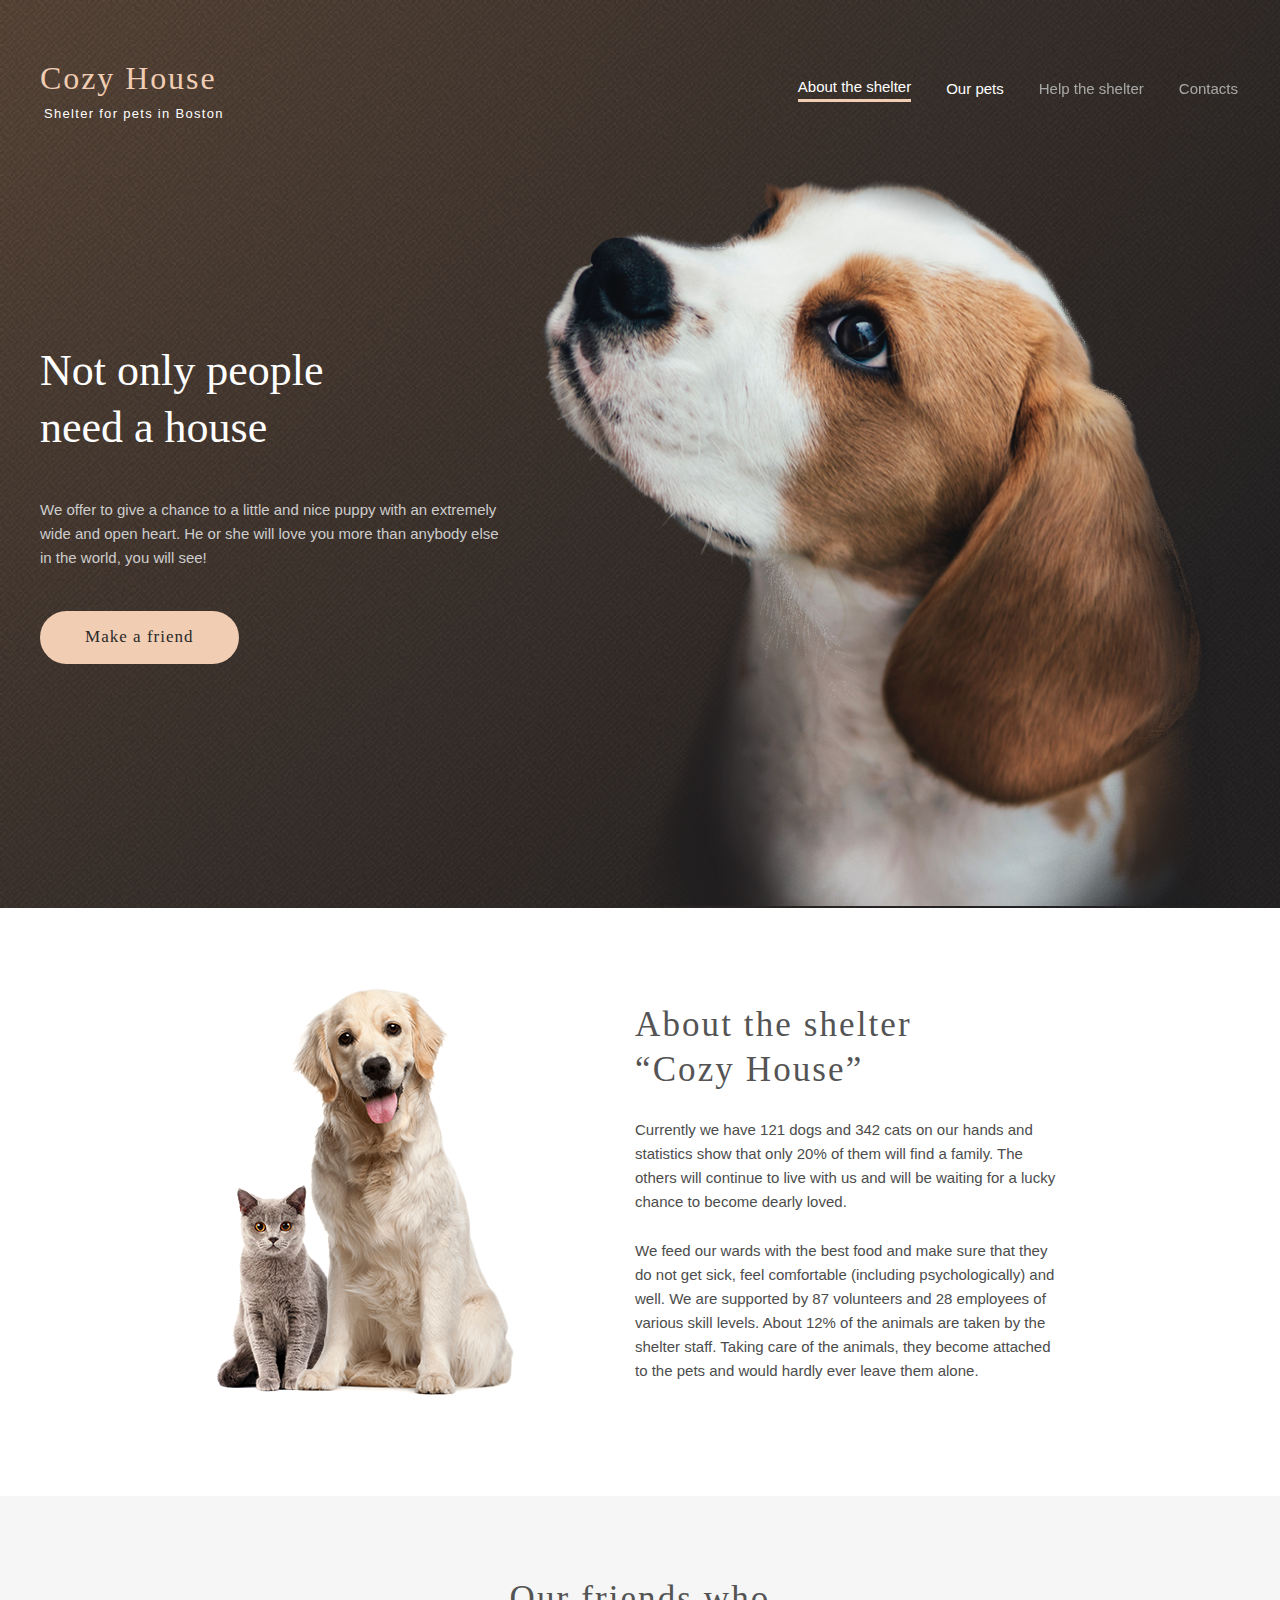
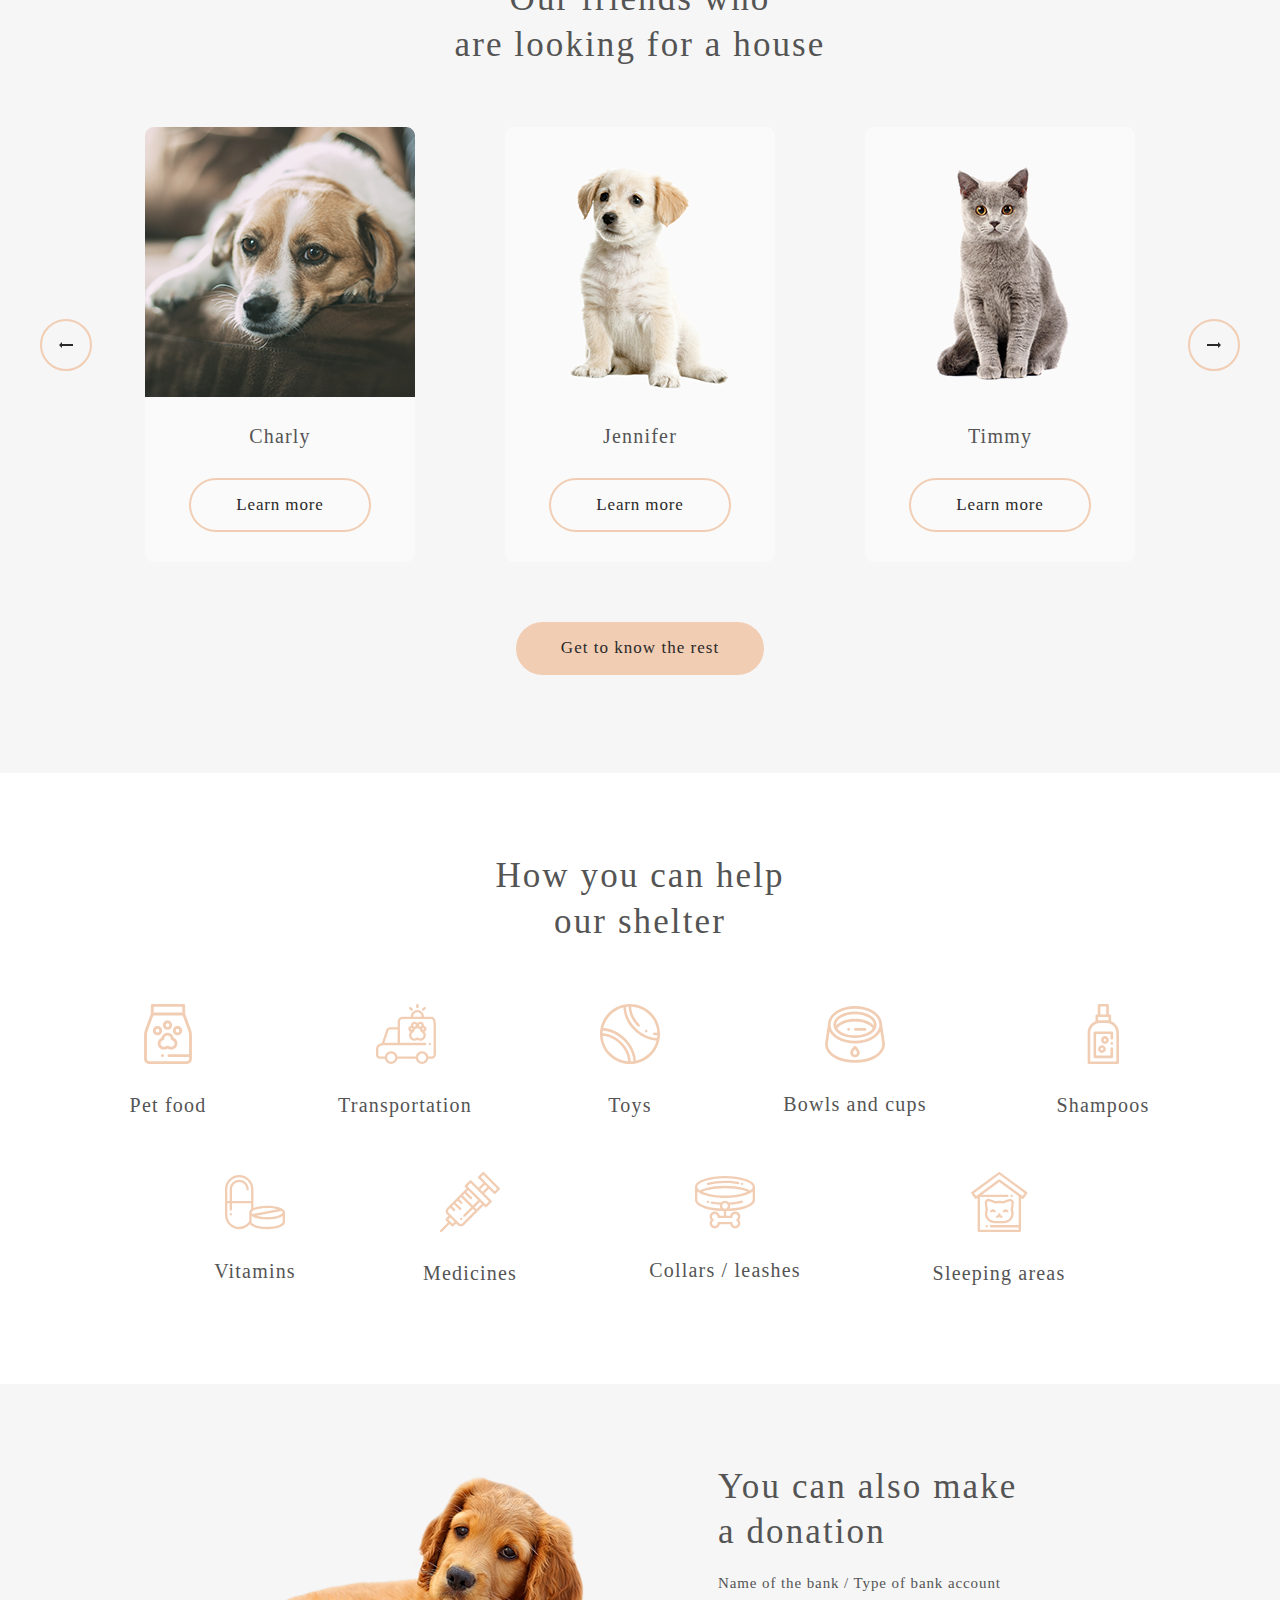
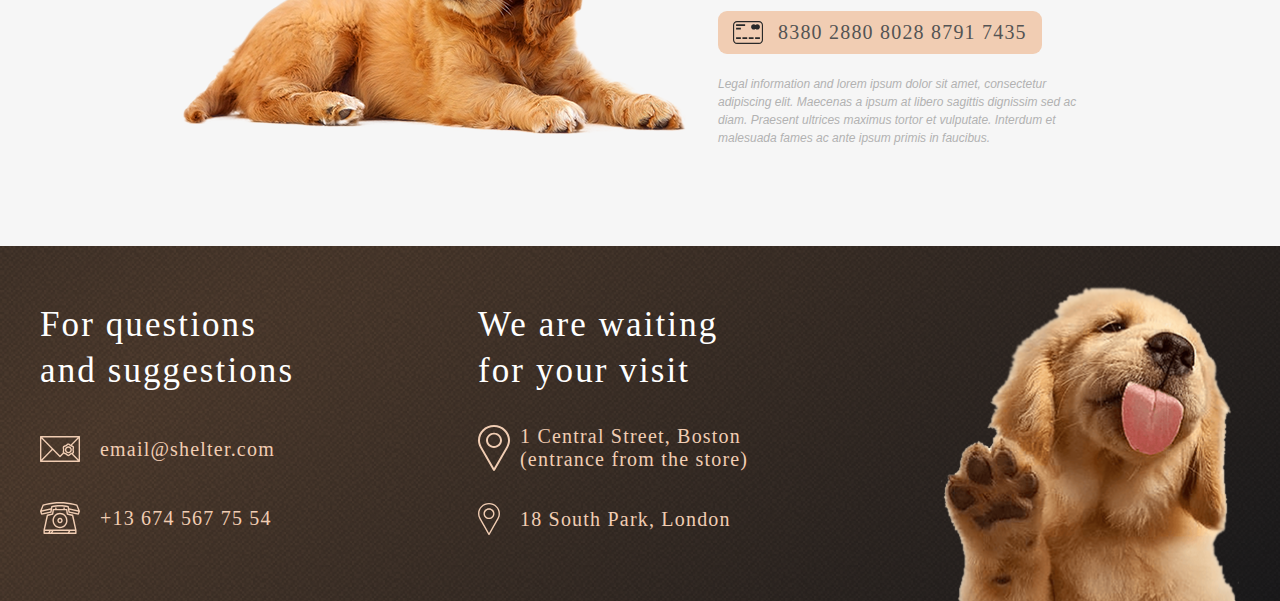
<file: shelter/pages/main/index.html>
<!DOCTYPE html>
 <html lang="en" dir="ltr">
   <head>
     <meta charset="utf-8">
     <title>Shelter in Boston</title>
     <link rel="stylesheet" href="styles.css">
     <meta name="viewport" content="width=device-width, initial-scale=1">
   </head>
   <body>

     <!-- Shadow -->
     <div class="shadow"></div>

     <!-- Popup -->
     <div class="popup">
       <div class="popup__cancel">
         <img src="./../../assets/cancel.svg" alt="">
       </div>
       <div class="popup__image">
         <img src="./../../assets/pets-jennifer.png" alt="">
       </div>
       <div class="popup__container">
         <div class="popup__information">
           <div class="popup__title">Jennifer</div>
           <div class="popup__subtitle">Dog - Labrador</div>
           <div class="popup__description">Jennifer is a sweet 2 months old Labrador that is patiently waiting to find a new forever home. This girl really enjoys being able to go outside to run and play, but won't hesitate to play up a storm in the house if she has all of her favorite toys.</div>
           <ul class="popup__list-menu">
             <li class="popup__list-item"><strong>Age: </strong><span>2 months</span></li>
             <li class="popup__list-item"><strong>Inoculations: </strong><span>none</span></li>
             <li class="popup__list-item"><strong>Diseases: </strong><span>none</span></li>
             <li class="popup__list-item"><strong>Parasites: </strong><span>none</span></li>
           </ul>
         </div>
       </div>
     </div>

      <section class="home-section">
        <header class="header">
          <nav class="header__navbar">
            <div class="header__logo">
              <div class="header__title">Cozy House</div>
              <div class="header__subtitle">Shelter for pets in Boston</div>
            </div>
            <ul class="header__menu">
              <li class="header__menu-item header__menu-item_active">
                <a href="#">About the shelter</a>
              </li>
              <li class="header__menu-item">
                <a href="../pets/index.html">Our pets</a>
              </li>
              <li class="header__menu-item">
                <a href="#">Help the shelter</a>
              </li>
              <li class="header__menu-item">
                <a href="#">Contacts</a>
              </li>
            </ul>
            <!-- Burger controller -->
            <div class="header__burger">
              <img src="./../../assets/main-burger.svg" alt="">
            </div>
            <!-- Burger -->
            <div class="burger">
              <div class="burger__header">
                <div class="burger__logo">
                  <div class="burger__title">Cozy House</div>
                  <div class="burger__subtitle">Shelter for pets in Boston</div>
                </div>
                <div class="burger__icon">
                  <img src="./../../assets/main-burger.svg" alt="">
                </div>
              </div>
              <div class="burger__menu">
                <div class="burger__items-container">
                  <div class="burger__item burger__item_active"><a href="#">About the shelter</a></div>
                  <div class="burger__item"><a href="../pets/index.html">Our pets</a></div>
                  <div class="burger__item">Help the shelter</div>
                  <div class="burger__item">Contacts</div>
                </div>
              </div>
            </div>

          </nav>
        </header>
        <div class="content-container">
          <div class="info-container">
            <div class="info-container__text">
              <h1 class="info-container__title">Not only people need a house</h1>
              <div class="info-container__subtitle">We offer to give a chance to a little and nice puppy with an extremely wide and open heart. He or she will love you more than anybody else in the world, you will see!</div>
              <div class="fill-btn info-container__btn">
                <a href="../pets/index.html" class="fill-btn__text">Make a friend</a>
              </div>
            </div>
            <div class="info-container__image">
              <img src="./../../assets/start-screen-puppy.png" alt="">
            </div>
          </div>
        </div>
      </section>

      <section class="about-section">
        <div class="about-section__container">
          <div class="about-section__image-container">
            <img class="about-section__image" src="./../../assets/about-pets.png" alt="">
          </div>
          <div class="about-section__text">
            <div class="about-section__title">About the shelter “Cozy House”</div>
            <div class="about-section__text-item">Currently we have 121 dogs and 342 cats on our hands and statistics show that only 20% of them will find a family. The others will continue to live with us and will be waiting for a lucky chance to become dearly loved.</div>
            <div class="about-section__text-item">We feed our wards with the best food and make sure that they do not get sick, feel comfortable (including psychologically) and well. We are supported by 87 volunteers and 28 employees of various skill levels. About 12% of the animals are taken by the shelter staff. Taking care of the animals, they become attached to the pets and would hardly ever leave them alone.</div>
          </div>
        </div>
      </section>

      <section class="pets-section">
        <div class="pets-section__container">
          <div class="pets-section__title">Our friends who <br />are looking for a house</div>
          <div class="card-slider pets-section__card-slider">
            <div class="arrow card-slider__arrow">
              <img src="./../../assets/arrow-left.svg" alt="">
            </div>
            <div class="card-slider__card-container">
              <div class="card card-slider__card">
                <img class="card__image" src="" alt="">
                <div class="card__title"></div>
                <div class="outline-btn card__outline-btn">
                  <div class="outline-btn__text">Learn more</div>
                </div>
              </div>
              <div class="card card-slider__card">
                <img class="card__image" src="" alt="">
                <div class="card__title"></div>
                <div class="outline-btn card__outline-btn">
                  <div class="outline-btn__text">Learn more</div>
                </div>
              </div>
              <div class="card card-slider__card">
                <img class="card__image" src="" alt="">
                <div class="card__title"></div>
                <div class="outline-btn card__outline-btn">
                  <div class="outline-btn__text">Learn more</div>
                </div>
              </div>
            </div>
            <div class="arrow card-slider__arrow">
              <img src="./../../assets/arrow-right.svg" alt="">
            </div>
          </div>
          <div class="fill-btn pets-section__fill-btn">
            <a href="../pets/index.html" class="fill-btn__text">Get to know the rest</a>
          </div>
        </div>
      </section>

      <section class="help-section">
        <div class="help-section__container">
          <div class="help-section__titile">How you can help <br>our shelter</div>
          <div class="help-section__items-box">
            <div class="help-section__item">
              <div class="help-section__item-image">
                <img src="./../../assets/vector-1.svg" alt="">
              </div>
              <div class="help-section__item-title">Pet food</div>
            </div>
            <div class="help-section__item">
              <div class="help-section__item-image">
                <img src="./../../assets/vector-2.svg" alt="">
              </div>
              <div class="help-section__item-title">Transportation</div>
            </div>
            <div class="help-section__item">
              <div class="help-section__item-image">
                <img src="./../../assets/vector-3.svg" alt="">
              </div>
              <div class="help-section__item-title">Toys</div>
            </div>
            <div class="help-section__item">
              <div class="help-section__item-image">
                <img src="./../../assets/vector-4.svg" alt="">
              </div>
              <div class="help-section__item-title">Bowls and cups</div>
            </div>
            <div class="help-section__item">
              <div class="help-section__item-image">
                <img src="./../../assets/vector-5.svg" alt="">
              </div>
              <div class="help-section__item-title">Shampoos</div>
            </div>


            <div class="help-section__item">
              <div class="help-section__item-image">
                <img src="./../../assets/vector-6.svg" alt="">
              </div>
              <div class="help-section__item-title">Vitamins</div>
            </div>
            <div class="help-section__item">
              <div class="help-section__item-image">
                <img src="./../../assets/vector-7.svg" alt="">
              </div>
              <div class="help-section__item-title">Medicines</div>
            </div>
            <div class="help-section__item">
              <div class="help-section__item-image">
                <img src="./../../assets/vector-8.svg" alt="">
              </div>
              <div class="help-section__item-title">Collars / leashes</div>
            </div>
            <div class="help-section__item">
              <div class="help-section__item-image">
                <img src="./../../assets/vector-9.svg" alt="">
              </div>
              <div class="help-section__item-title">Sleeping areas</div>
            </div>
          </div>
        </div>
      </section>

      <section class="donation-section">
        <div class="donation-section__container">
          <div class="donation-section__image-container">
            <img class="donation-section__image" src="./../../assets/donation-dog.png" alt="">
          </div>
          <div class="donation-section__text">
            <div class="donation-section__title">You can also make a donation</div>
            <div class="donation-section__subtitle">Name of the bank / Type of bank account</div>
            <a href="#" class="card-info donation-section__card-info">
              <div class="card-info__icon">
                <img src="./../../assets/credit-card.svg" alt="">
              </div>
              <div class="card-info__number">8380 2880 8028 8791 7435</div>
            </a>
            <div class="card-info__description">Legal information and lorem ipsum dolor sit amet, consectetur adipiscing elit. Maecenas a ipsum at libero sagittis dignissim sed ac diam. Praesent ultrices maximus tortor et vulputate. Interdum et malesuada fames ac ante ipsum primis in faucibus.</div>
          </div>
        </div>
      </section>

      <footer class="footer-section">
        <div class="footer-section__container">
          <div class="suggestion footer-section__suggestion">
            <div class="suggestion__title">For questions and suggestions</div>
            <div class="item suggestion__item">
              <div class="item__item-icon">
                <img src="./../../assets/mail.svg" alt="">
              </div>
              <a href="mailto:email@shelter.com"class="item__item-text">email@shelter.com</a>
            </div>
            <div class="item suggestion__item">
              <div class="item__item-icon">
                <img src="./../../assets/phone.svg" alt="">
              </div>
              <a href="tel:+136745677554"class="item__item-text">+13 674 567 75 54</a>
            </div>
          </div>

          <div class="contact footer-section__contact">
            <div class="contact__title">We are waiting for your visit</div>
            <div class="item contact__item">
              <div class="item__item-icon">
                <img src="./../../assets/pin.svg" alt="">
              </div>
              <a href="https://goo.gl/maps/vfF3vJ5Embo1cBsQA" target="_blank" class="item__item-text">1 Central Street, Boston <br>(entrance from the store)</a>
            </div>
            <div class="item contact__item">
              <div class="item__item-icon">
                <img src="./../../assets/pin.svg" alt="">
              </div>
              <a href="https://goo.gl/maps/UScfxv5iowL2HTPD7" target="_blank" class="item__item-text">18 South Park, London</a>
            </div>
          </div>
          <div class="footer-section__image-container">
            <img src="./../../assets/footer-puppy.png" alt="">
          </div>
        </div>
      </footer>

      <script src="./../../data/data.js" charset="utf-8"></script>
      <script src="./../../data/cards.js" charset="utf-8"></script>
      <script src="./../../data/cardController.js" charset="utf-8"></script>
      <script src="script.js" charset="utf-8"></script>
   </body>
 </html>
</file>
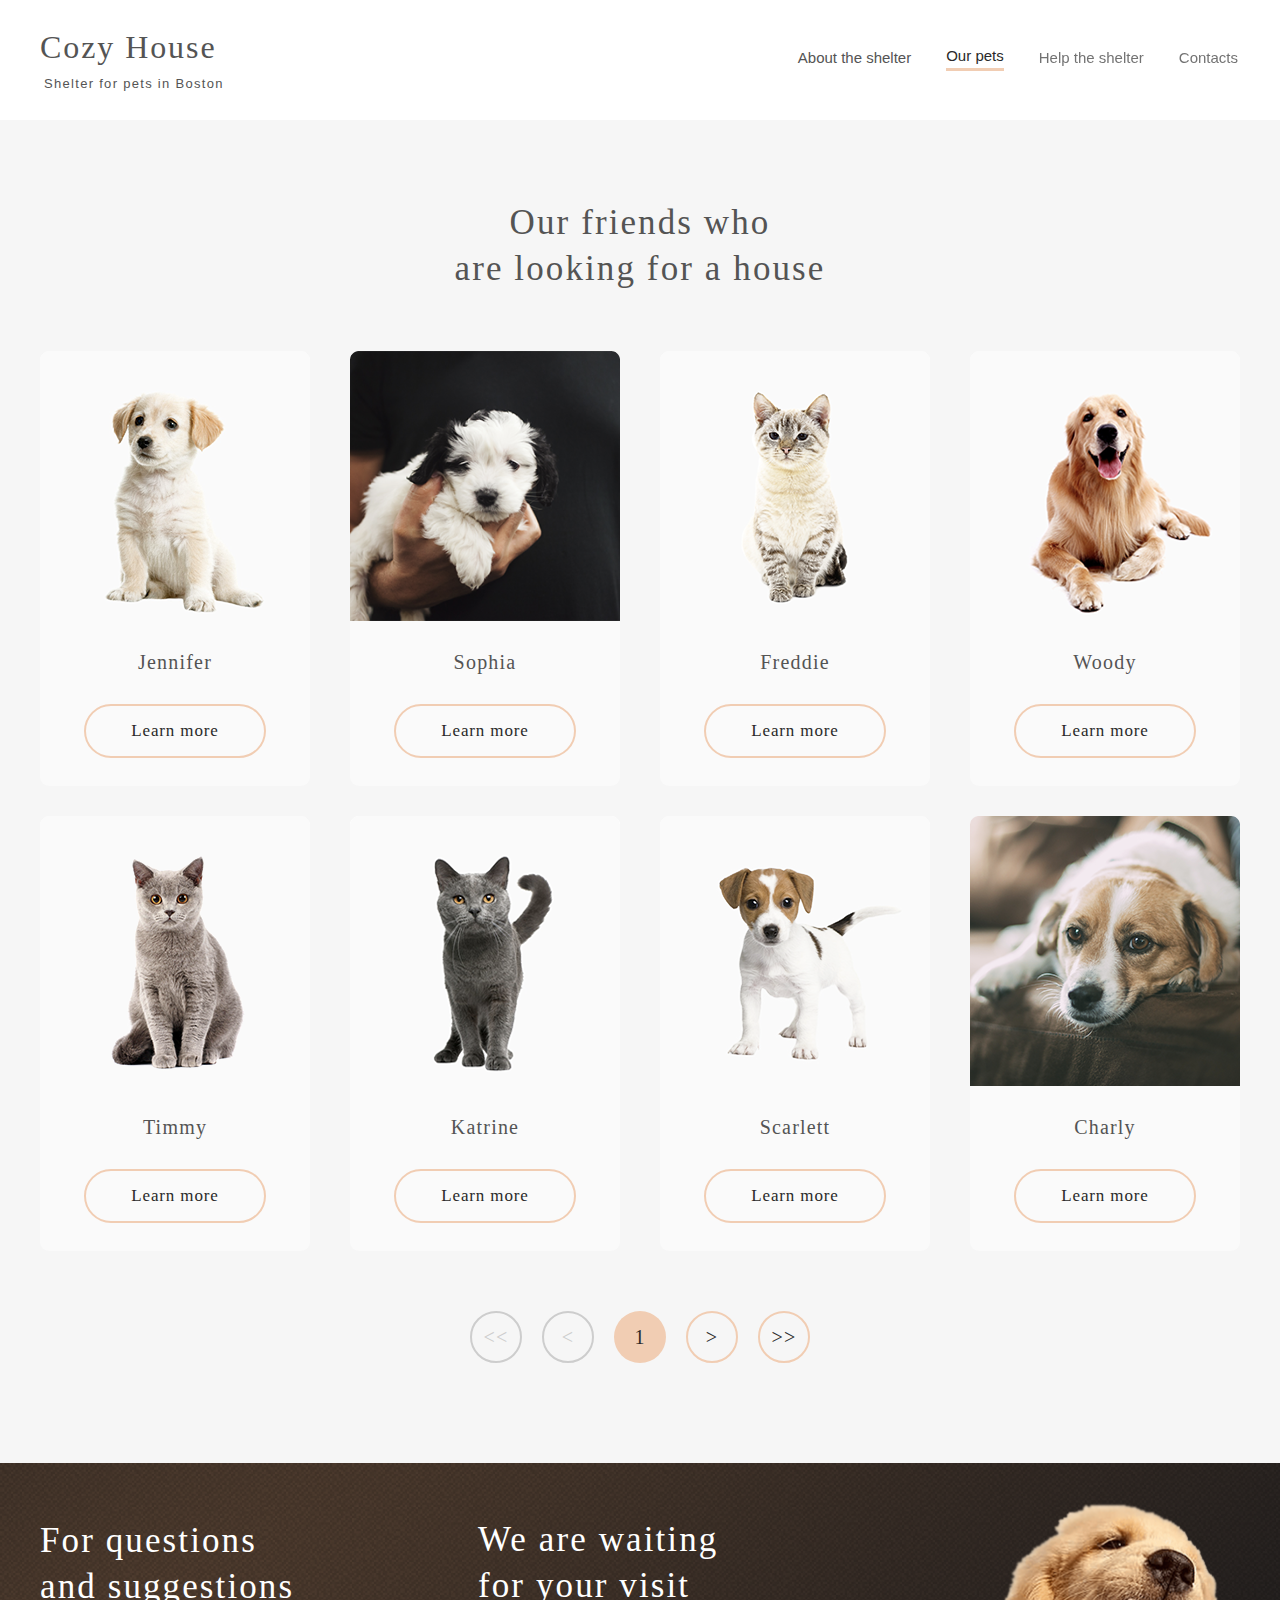
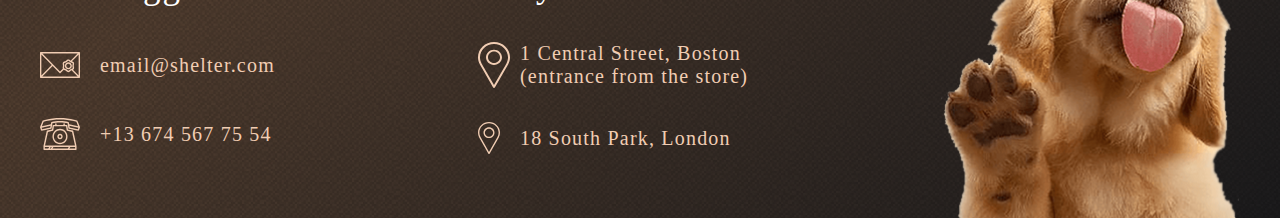
<file: shelter/pages/pets/index.html>
<!DOCTYPE html>
 <html lang="en" dir="ltr">
   <head>
     <meta charset="utf-8">
     <title>Shelter in Boston</title>
     <link rel="stylesheet" href="styles.css">
     <meta name="viewport" content="width=device-width, initial-scale=1">
   </head>
   <body>

     <!-- Shadow -->
     <div class="shadow"></div>

     <!-- Popup -->
     <div class="popup">
       <div class="popup__cancel">
         <img src="./../../assets/cancel.svg" alt="">
       </div>
       <div class="popup__image">
         <img src="./../../assets/pets-jennifer.png" alt="">
       </div>
       <div class="popup__container">
         <div class="popup__information">
           <div class="popup__title">Jennifer</div>
           <div class="popup__subtitle">Dog - Labrador</div>
           <div class="popup__description">Jennifer is a sweet 2 months old Labrador that is patiently waiting to find a new forever home. This girl really enjoys being able to go outside to run and play, but won't hesitate to play up a storm in the house if she has all of her favorite toys.</div>
           <ul class="popup__list-menu">
             <li class="popup__list-item"><strong>Age: </strong><span>2 months</span></li>
             <li class="popup__list-item"><strong>Inoculations: </strong><span>none</span></li>
             <li class="popup__list-item"><strong>Diseases: </strong><span>none</span></li>
             <li class="popup__list-item"><strong>Parasites: </strong><span>none</span></li>
           </ul>
         </div>
       </div>
     </div>

     <header class="header">
       <nav class="header__navbar">
         <a href="../main/index.html">
           <div class="header__logo">
             <h1 class="header__title">Cozy House</h1>
             <div class="header__subtitle">Shelter for pets in Boston</div>
           </div>
         </a>
         <ul class="header__menu">
           <li class="header__menu-item">
             <a href="../main/index.html">About the shelter</a>
           </li>
           <li class="header__menu-item header__menu-item_active">
             <a href="#">Our pets</a>
           </li>
           <li class="header__menu-item">
             <a href="#">Help the shelter</a>
           </li>
           <li class="header__menu-item">
             <a href="#">Contacts</a>
           </li>
         </ul>
         <!-- Burger controller -->
         <div class="header__burger">
           <img src="../../assets/burger.svg" alt="">
         </div>
         <!-- Burger -->
         <div class="burger">
           <div class="burger__header">
             <div class="burger__logo">
               <div class="burger__title">Cozy House</div>
               <div class="burger__subtitle">Shelter for pets in Boston</div>
             </div>
             <div class="burger__icon">
               <img src="../../assets/main-burger.svg" alt="">
             </div>
           </div>
           <div class="burger__menu">
             <div class="burger__items-container">
               <div class="burger__item"><a href="../main/index.html">About the shelter</a></div>
               <div class="burger__item burger__item_active"><a href="#">Our pets</a></div>
               <div class="burger__item">Help the shelter</div>
               <div class="burger__item">Contacts</div>
             </div>
           </div>
         </div>
     </header>

     <section class="pets-section">
       <div class="pets-section__container">

         <div class="pets-section__title">Our friends who <br />are looking for a house</div>
         <div class="card-slider pets-section__card-slider">
           <div class="card-slider__card-container">
             <div class="card card-slider__card">
               <div class="card__image-container">
                 <img class="card__image" src="./../../assets/photo-1.png" alt="">
               </div>
               <div class="card__title">Katrine</div>
               <div class="outline-btn card__outline-btn">
                 <div class="outline-btn__text">Learn more</div>
               </div>
             </div>
             <div class="card card-slider__card">
               <div class="card__image-container">
                 <img class="card__image" src="./../../assets/photo-2.png" alt="">
               </div>
               <div class="card__title">Jennifer</div>
               <div class="outline-btn card__outline-btn">
                 <div class="outline-btn__text">Learn more</div>
               </div>
             </div>
             <div class="card card-slider__card">
               <div class="card__image-container">
                 <img class="card__image" src="./../../assets/photo-3.png" alt="">
               </div>
               <div class="card__title">Woody</div>
               <div class="outline-btn card__outline-btn">
                 <div class="outline-btn__text">Learn more</div>
               </div>
             </div>
             <div class="card card-slider__card">
               <div class="card__image-container">
                 <img class="card__image" src="./../../assets/photo-4.png" alt="">
               </div>
               <div class="card__title">Sophia</div>
               <div class="outline-btn card__outline-btn">
                 <div class="outline-btn__text">Learn more</div>
               </div>
             </div>
             <div class="card card-slider__card">
               <div class="card__image-container">
                 <img class="card__image" src="./../../assets/photo-5.png" alt="">
               </div>
               <div class="card__title">Timmy</div>
               <div class="outline-btn card__outline-btn">
                 <div class="outline-btn__text">Learn more</div>
               </div>
             </div>
             <div class="card card-slider__card">
               <div class="card__image-container">
                 <img class="card__image" src="./../../assets/photo-6.png" alt="">
               </div>
               <div class="card__title">Charly</div>
               <div class="outline-btn card__outline-btn">
                 <div class="outline-btn__text">Learn more</div>
               </div>
             </div>
             <div class="card card-slider__card">
               <div class="card__image-container">
                 <img class="card__image" src="./../../assets/photo-7.png" alt="">
               </div>
               <div class="card__title">Scarlett</div>
               <div class="outline-btn card__outline-btn">
                 <div class="outline-btn__text">Learn more</div>
               </div>
             </div>
             <div class="card card-slider__card">
               <div class="card__image-container">
                 <img class="card__image" src="./../../assets/photo-8.png" alt="">
               </div>
               <div class="card__title">Freddie</div>
               <div class="outline-btn card__outline-btn">
                 <div class="outline-btn__text">Learn more</div>
               </div>
             </div>
           </div>
         </div>
         <!-- <div class="fill-btn pets-section__fill-btn">
           <a href="#" class="fill-btn__text">Get to know the rest</a>
         </div> -->
         <div class="breadcrumbs">
           <div class="breadcrumbs__item breadcrumbs__item_disable"><<</div>
           <div class="breadcrumbs__item breadcrumbs__item_disable"><</div>
           <div class="breadcrumbs__item breadcrumbs__item_active">1</div>
           <div class="breadcrumbs__item breadcrumbs__item_enable">></div>
           <div class="breadcrumbs__item breadcrumbs__item_enable">>></div>
         </div>

       </div>
     </section>

      <footer class="footer-section">
        <div class="footer-section__container">
          <div class="suggestion footer-section__suggestion">
            <div class="suggestion__title">For questions and suggestions</div>
            <div class="item suggestion__item">
              <div class="item__item-icon">
                <img src="./../../assets/mail.svg" alt="">
              </div>
              <a href="mailto:email@shelter.com"class="item__item-text">email@shelter.com</a>
            </div>
            <div class="item suggestion__item">
              <div class="item__item-icon">
                <img src="./../../assets/phone.svg" alt="">
              </div>
              <a href="tel:+136745677554"class="item__item-text">+13 674 567 75 54</a>
            </div>
          </div>

          <div class="contact footer-section__contact">
            <div class="contact__title">We are waiting for your visit</div>
            <div class="item contact__item">
              <div class="item__item-icon">
                <img src="./../../assets/pin.svg" alt="">
              </div>
              <a href="https://goo.gl/maps/vfF3vJ5Embo1cBsQA" target="_blank" class="item__item-text">1 Central Street, Boston <br>(entrance from the store)</a>
            </div>
            <div class="item contact__item">
              <div class="item__item-icon">
                <img src="./../../assets/pin.svg" alt="">
              </div>
              <a href="https://goo.gl/maps/UScfxv5iowL2HTPD7" target="_blank" class="item__item-text">18 South Park, London</a>
            </div>
          </div>
          <div class="footer-section__image-container">
            <img src="./../../assets/footer-puppy.png" alt="">
          </div>
        </div>
      </footer>

      <script src="./../../data/data.js" charset="utf-8"></script>
      <script src="./../../data/cards.js" charset="utf-8"></script>
      <script src="pagination.js" charset="utf-8"></script>
      <script src="script.js" charset="utf-8"></script>
   </body>
 </html>
</file>
<file: shelter/pages/main/styles.css>
/*
* Prefixed by https://autoprefixer.github.io
* PostCSS: v7.0.29,
* Autoprefixer: v9.7.6
* Browsers: last 4 version
*/

*, *::after, *::before {
  padding: 0;
  margin: 0;
  text-decoration: none;
  color: inherit;
}

html {
  scroll-behavior: smooth;
}

body {
  font-family: Arial, sans-serif;
  overflow-x: hidden;
}

.home-section {
  display: -webkit-box;
  display: -ms-flexbox;
  display: flex;
  -webkit-box-orient: vertical;
  -webkit-box-direction: normal;
      -ms-flex-direction: column;
          flex-direction: column;
  overflow: hidden;
  width: 100vw;
  height: 908px;
  background: url("./../../assets/start-screen-gradient-background.png"), -o-radial-gradient(0% 0%, 100% 215.42%, #5B483A 0%, #262425 100%), #211F20;
  background: url("./../../assets/start-screen-gradient-background.png"), radial-gradient(100% 215.42% at 0% 0%, #5B483A 0%, #262425 100%), #211F20;
  background-size: cover;
}

.content-container {
  display: -webkit-box;
  display: -ms-flexbox;
  display: flex;
  -webkit-box-orient: vertical;
  -webkit-box-direction: normal;
      -ms-flex-direction: column;
          flex-direction: column;
  width: 1200px;
  min-height: calc(908px - 120px - 60px);
  margin: 0 auto;
}

.header {
  width: 1200px;
  height: 60px;
  margin: 0 auto;
  padding-top: 60px;
  position: relative;
}

.header__navbar {
  display: -webkit-box;
  display: -ms-flexbox;
  display: flex;
  -webkit-box-pack: justify;
      -ms-flex-pack: justify;
          justify-content: space-between;
}

.header__logo {
  display: -webkit-box;
  display: -ms-flexbox;
  display: flex;
  -webkit-box-orient: vertical;
  -webkit-box-direction: normal;
      -ms-flex-direction: column;
          flex-direction: column;
}

.header__title {
  font-family: Georgia;
  font-weight: 400;
  font-size: 32px;
  line-height: 110%;
  display: -webkit-box;
  display: -ms-flexbox;
  display: flex;
  -webkit-box-align: center;
      -ms-flex-align: center;
          align-items: center;
  letter-spacing: 0.06em;
  color: #F1CDB3;
  margin-top: 1px;
}

.header__subtitle {
  font-weight: 400;
  font-size: 13px;
  line-height: 15px;
  display: -webkit-box;
  display: -ms-flexbox;
  display: flex;
  -webkit-box-align: center;
      -ms-flex-align: center;
          align-items: center;
  letter-spacing: 0.1em;
  color: #FFFFFF;
  margin-top: 10px;
  margin-left: 4px;
}

.header__menu {
  display: -webkit-box;
  display: -ms-flexbox;
  display: flex;
  -webkit-box-pack: end;
      -ms-flex-pack: end;
          justify-content: flex-end;
  -webkit-box-align: center;
      -ms-flex-align: center;
          align-items: center;
  list-style-type: none;
  position: relative;
  bottom: 2px;
  right: 2px;
}

.header__burger {
  display: none;
}

.shadow {
  visibility: hidden;
  position: fixed;
  top: 0;
  bottom: 0;
  left: 0;
  right: 0;
  background-color: rgba(0, 0, 0, 0);
  z-index: 100;
  -webkit-transition: background 0.3s ease-in;
  -o-transition: background 0.3s ease-in;
  transition: background 0.3s ease-in;
}

.shadow_active {
  visibility: visible;
  background-color: rgba(41, 41, 41, 0.6);
}

.burger {
  visibility: hidden;
  position: absolute;
  -webkit-transition: translate(320px, 0);
  -o-transition: translate(320px, 0);
  transition: translate(320px, 0);
}

.header__menu-item {
  font-size: 15px;
  font-style: normal;
  font-weight: 400;
  line-height: 24px;
  letter-spacing: 0px;
  text-align: left;
  color: #fff;
  margin-left: 35px;
}

.disabled {
  pointer-events: none;
  cursor: not-allowed;
  -webkit-filter: contrast(0.3);
          filter: contrast(0.3);
}

.header__menu-item:hover {
  cursor: pointer;
  -webkit-filter: invert(0.3);
          filter: invert(0.3);
}

.header__menu-item_active {
  border-bottom: 3px solid #F1CDB3;
}

.header__menu-item_active:hover {
  -webkit-filter: invert(0);
          filter: invert(0);
}

.info-container {
  display: -webkit-box;
  display: -ms-flexbox;
  display: flex;
  width: 100%;
  height: 100%;
  -webkit-box-align: center;
      -ms-flex-align: center;
          align-items: center;
}

.info-container__text {
  display: -webkit-box;
  display: -ms-flexbox;
  display: flex;
  -webkit-box-orient: vertical;
  -webkit-box-direction: normal;
      -ms-flex-direction: column;
          flex-direction: column;
  position: relative;
  bottom: 12px;
  width: 460px;
  height: 320px;
}

.info-container__title {
  font-family: Georgia;
  width: 310px;
  font-weight: 400;
  font-size: 44px;
  line-height: 130%;
  color: #FFFFFF;
}

.info-container__subtitle {
  margin-top: 42px;
  font-weight: 400;
  font-size: 15px;
  line-height: 160%;
  color: #CDCDCD;
}

.fill-btn {
  background-color: #F1CDB3;
  border-radius: 100px;
  width: -webkit-fit-content;
  width: -moz-fit-content;
  width: fit-content;
}

.fill-btn:hover {
  cursor: pointer;
  -webkit-filter: invert(0.1);
          filter: invert(0.1);
}

.info-container__btn {
  margin-top: 41px;
}

.fill-btn__text {
  padding: 15px 45px;
  display: block;
  font-family: Georgia;
  font-weight: 400;
  font-size: 17px;
  line-height: 130%;
  letter-spacing: 0.06em;
  color: #292929;
}

.info-container__image {
  margin: 60px 0 0 40px;
}

/* END HOME SECTION */

.about-section {
  display: -webkit-box;
  display: -ms-flexbox;
  display: flex;
  overflow: hidden;
  width: 100vw;
  height: 588px;
  background-color: #fff;
}

.about-section__container {
  display: -webkit-box;
  display: -ms-flexbox;
  display: flex;
  margin: 0 auto;
  width: 1200px;
  height: 100%;
  -ms-flex-line-pack: center;
      align-content: center;
}

.about-section__image-container {
  -webkit-box-flex: 1;
      -ms-flex: 1;
          flex: 1;
  display: -webkit-box;
  display: -ms-flexbox;
  display: flex;
  -webkit-box-pack: center;
      -ms-flex-pack: center;
          justify-content: center;
  -webkit-box-align: center;
      -ms-flex-align: center;
          align-items: center;
}

.about-section__image {
  position: relative;
  bottom: 10px;
  left: 25px;
}

.about-section__text {
  -webkit-box-flex: 1;
      -ms-flex: 1;
          flex: 1;
  display: -webkit-box;
  display: -ms-flexbox;
  display: flex;
  position: relative;
  bottom: 10px;
  right: 5px;
  -webkit-box-orient: vertical;
  -webkit-box-direction: normal;
      -ms-flex-direction: column;
          flex-direction: column;
  -ms-flex-item-align: center;
      align-self: center;
}

.about-section__title {
  font-family: Georgia;
  width: 370px;
  font-weight: 400;
  font-size: 35px;
  line-height: 130%;
  letter-spacing: 0.06em;
  color: #545454;
}

.about-section__text-item {
  margin-top: 25px;
  width: 430px;
  font-weight: 400;
  font-size: 15px;
  line-height: 160%;
  color: #4C4C4C;
}

/* END */

.pets-section {
  width: 100vw;
  height: 877px;
  background-color: #F6F6F6;
}

.pets-section__container {
  display: -webkit-box;
  display: -ms-flexbox;
  display: flex;
  -webkit-box-orient: vertical;
  -webkit-box-direction: normal;
      -ms-flex-direction: column;
          flex-direction: column;
  position: relative;
  bottom: 18px;
  margin: 0 auto;
  width: 1200px;
  height: calc(100% + 18px);
  -webkit-box-pack: center;
      -ms-flex-pack: center;
          justify-content: center;
  -webkit-box-align: center;
      -ms-flex-align: center;
          align-items: center;
}

.pets-section__title {
  width: 400px;
  font-family: Georgia;
  font-weight: 400;
  font-size: 35px;
  line-height: 130%;
  text-align: center;
  letter-spacing: 0.06em;
  color: #545454;
}

.card-slider {
  display: -webkit-box;
  display: -ms-flexbox;
  display: flex;
}

.arrow {
  display: -webkit-box;
  display: -ms-flexbox;
  display: flex;
  -webkit-box-pack: center;
      -ms-flex-pack: center;
          justify-content: center;
  -webkit-box-align: center;
      -ms-flex-align: center;
          align-items: center;
  width: 52px;
  height: 52px;
  border-radius: 100px;
  -webkit-box-sizing: border-box;
          box-sizing: border-box;
  border: 2px #F1CDB3 solid;
}

.arrow:hover {
  cursor: pointer;
  -webkit-filter: invert(0.1);
          filter: invert(0.1);
}

.card-slider__arrow {
  -ms-flex-item-align: center;
      -ms-grid-row-align: center;
      align-self: center;
}

.card-slider__card-container {
  display: -webkit-box;
  display: -ms-flexbox;
  display: flex;
  width: 990px;
  margin: 60px 53px;
  -webkit-box-pack: justify;
      -ms-flex-pack: justify;
          justify-content: space-between;
}

.card {
  display: -webkit-box;
  display: -ms-flexbox;
  display: flex;
  -webkit-box-orient: vertical;
  -webkit-box-direction: normal;
      -ms-flex-direction: column;
          flex-direction: column;
  width: 270px;
  height: 435px;
  background-color: #FAFAFA;
  border-radius: 9px;
  -webkit-transition: background, -webkit-box-shadow 0.3s ease-in;
  transition: background, -webkit-box-shadow 0.3s ease-in;
  -o-transition: background, box-shadow 0.3s ease-in;
  transition: background, box-shadow 0.3s ease-in;
  transition: background, box-shadow 0.3s ease-in, -webkit-box-shadow 0.3s ease-in;
}

.card:hover {
  background-color: #FAFAFA;
  -webkit-box-shadow: 0px 2px 35px 14px rgba(13, 13, 13, 0.04);
          box-shadow: 0px 2px 35px 14px rgba(13, 13, 13, 0.04);
}

.card__image {
  margin: 0 auto;
}

.card__title {
  text-align: center;
  font-family: Georgia;
  font-weight: 400;
  font-size: 20px;
  line-height: 23px;
  letter-spacing: 0.06em;
  color: #545454;
  margin-top: 28px;
}

.outline-btn {
  border-radius: 100px;
  border: 2px solid #F1CDB3;
  width: -webkit-fit-content;
  width: -moz-fit-content;
  width: fit-content;
  -webkit-transition: background 0.5s ease-out;
  -o-transition: background 0.5s ease-out;
  transition: background 0.5s ease-out;
}

.outline-btn:hover {
  cursor: pointer;
  background-color: #F1CDB3;
}

.outline-btn__text {
  padding: 15px 45px;
  display: block;
  font-family: Georgia;
  font-weight: 400;
  font-size: 17px;
  letter-spacing: 0.05em;
  color: #292929;
}

.card__outline-btn {
  margin: 30px auto 0 auto;
  -webkit-box-sizing: border-box;
          box-sizing: border-box;
}

/* END */

.help-section {
  width: 100vw;
  height: 611px;
  background-color: #fff;
}

.help-section__container {
  display: -webkit-box;
  display: -ms-flexbox;
  display: flex;
  -webkit-box-orient: vertical;
  -webkit-box-direction: normal;
      -ms-flex-direction: column;
          flex-direction: column;
  width: 1200px;
  height: 100%;
  margin: 0 auto;
  -webkit-box-pack: center;
      -ms-flex-pack: center;
          justify-content: center;
}

.help-section__titile {
  position: relative;
  top: 18px;
  font-family: Georgia;
  font-weight: 400;
  font-size: 35px;
  line-height: 130%;
  text-align: center;
  letter-spacing: 0.06em;
  color: #545454;
}

.help-section__items-box {
  position: relative;
  top: 18px;
  margin-top: 60px;
  display: -webkit-box;
  display: -ms-flexbox;
  display: flex;
  -ms-flex-wrap: wrap;
      flex-wrap: wrap;
  -webkit-box-pack: center;
      -ms-flex-pack: center;
          justify-content: center;
}

.help-section__item {
  -ms-flex-preferred-size: 20%;
      flex-basis: 20%;
  display: -webkit-box;
  display: -ms-flexbox;
  display: flex;
  -webkit-box-orient: vertical;
  -webkit-box-direction: normal;
      -ms-flex-direction: column;
          flex-direction: column;
  -webkit-box-pack: center;
      -ms-flex-pack: center;
          justify-content: center;
  -webkit-box-align: center;
      -ms-flex-align: center;
          align-items: center;
  margin-bottom: 55px;
}


/* Items position fix */
.help-section__item:nth-child(1) {
  position: relative;
  left: 8px;
}

.help-section__item:nth-child(2) {
  position: relative;
  left: 5px;
}

.help-section__item:nth-child(3) {
  position: relative;
  right: 10px;
}

.help-section__item:nth-child(4) {
  position: relative;
  right: 25px;
}

.help-section__item:nth-child(5) {
  position: relative;
  right: 17px;
}

.help-section__item:nth-child(6) {
  position: relative;
  right: 25px;
}

.help-section__item:nth-child(7) {
  position: relative;
  right: 50px;
}

.help-section__item:nth-child(8) {
  position: relative;
  right: 35px;
}

.help-section__item:nth-child(9) {
  position: relative;
  right: 1px;
}



.help-section__item-title {
  margin-top: 26px;
  font-family: Georgia;
  font-weight: 400;
  font-size: 20px;
  line-height: 115%;
  text-align: center;
  letter-spacing: 0.06em;
  color: #545454;
}

/* END */


.donation-section {
  display: -webkit-box;
  display: -ms-flexbox;
  display: flex;
  width: 100vw;
  height: 462px;
  background-color: #F6F6F6;
}

.donation-section__container {
  display: -webkit-box;
  display: -ms-flexbox;
  display: flex;
  width: 1200px;
  height: 100%;
  margin: 0 auto;
}

.donation-section__image-container {
  -webkit-box-flex: 1;
      -ms-flex: 1;
          flex: 1;
  display: -webkit-box;
  display: -ms-flexbox;
  display: flex;
  -webkit-box-pack: center;
      -ms-flex-pack: center;
          justify-content: center;
  -webkit-box-align: center;
      -ms-flex-align: center;
          align-items: center;
}

.donation-section__image {
  position: relative;
  bottom: 10px;
  left: 95px;
  margin-left: 48px;
}

.donation-section__text {
  width: -webkit-fit-content;
  width: -moz-fit-content;
  width: fit-content;
  height: -webkit-fit-content;
  height: -moz-fit-content;
  height: fit-content;
  display: -webkit-box;
  display: -ms-flexbox;
  display: flex;
  -webkit-box-orient: vertical;
  -webkit-box-direction: normal;
      -ms-flex-direction: column;
          flex-direction: column;
  -ms-flex-item-align: center;
      align-self: center;
  -ms-flex-line-pack: center;
      align-content: center;
  -webkit-box-flex: 1;
      -ms-flex: 1;
          flex: 1;
  position: relative;
  bottom: 10px;
  padding-left: 125px;
}

.donation-section__title {
  width: 300px;
  font-family: Georgia;
  font-weight: 400;
  font-size: 35px;
  line-height: 130%;
  letter-spacing: 0.06em;
  color: #545454;
}

.donation-section__subtitle {
  margin-top: 20px;
  font-family: Georgia;
  font-weight: 400;
  font-size: 15px;
  line-height: 110%;
  letter-spacing: 0.06em;
  color: #545454;
}

.card-info {
  margin-top: 20px;
  display: -webkit-box;
  display: -ms-flexbox;
  display: flex;
  background-color: #F1CDB3;
  width: -webkit-fit-content;
  width: -moz-fit-content;
  width: fit-content;
  border-radius: 9px;
  -webkit-transition: -webkit-filter 0.5s ease-out;
  transition: -webkit-filter 0.5s ease-out;
  -o-transition: filter 0.5s ease-out;
  transition: filter 0.5s ease-out;
  transition: filter 0.5s ease-out, -webkit-filter 0.5s ease-out;
}

.card-info:hover {
  -webkit-filter: brightness(1.1);
          filter: brightness(1.1);
}

.card-info__icon {
  display: -webkit-box;
  display: -ms-flexbox;
  display: flex;
  -webkit-box-pack: center;
      -ms-flex-pack: center;
          justify-content: center;
  -webkit-box-align: center;
      -ms-flex-align: center;
          align-items: center;
  margin-left: 15px;
}

.card-info__number {
  padding: 10px 15px;
  font-family: Georgia;
  font-weight: 400;
  font-size: 20px;
  line-height: 115%;
  letter-spacing: 0.06em;
  color: #545454;
}

.card-info__description {
  margin-top: 20px;
  width: 380px;
  font-family: Arial;
  font-style: italic;
  font-weight: 400;
  font-size: 12px;
  line-height: 18px;
  color: #B2B2B2;
  position: relative;
  top: 1px;
}

/* END */

.footer-section {
  display: -webkit-box;
  display: -ms-flexbox;
  display: flex;
  width: 100vw;
  height: 355px;
  background: url('./../../assets/footer-gradient-background.png'), -o-radial-gradient(5.73% 50%, 110.67% 538.64%, #513D2F 0%, #1A1A1C 100%), #211F20;
  background: url('./../../assets/footer-gradient-background.png'), radial-gradient(110.67% 538.64% at 5.73% 50%, #513D2F 0%, #1A1A1C 100%), #211F20;
  background-size: cover;
}

.footer-section__container {
  display: -webkit-box;
  display: -ms-flexbox;
  display: flex;
  width: 1200px;
  height: 100%;
  margin: 0 auto;
}

.suggestion {
  display: -webkit-box;
  display: -ms-flexbox;
  display: flex;
  -webkit-box-orient: vertical;
  -webkit-box-direction: normal;
      -ms-flex-direction: column;
          flex-direction: column;
  -ms-flex-item-align: center;
      align-self: center;
  width: -webkit-fit-content;
  width: -moz-fit-content;
  width: fit-content;
  height: -webkit-fit-content;
  height: -moz-fit-content;
  height: fit-content;
}

.footer-section__suggestion {
  -webkit-box-flex: 1;
      -ms-flex: 1;
          flex: 1;
  position: relative;
  bottom: 4px;
}

.suggestion__item {
  margin-top: 40px;
  display: -webkit-box;
  display: -ms-flexbox;
  display: flex;
}

.item__item-icon {
  display: -webkit-box;
  display: -ms-flexbox;
  display: flex;
}

.item__item-text {
  display: -webkit-box;
  display: -ms-flexbox;
  display: flex;
  -ms-flex-item-align: center;
      align-self: center;
  margin-left: 20px;
  font-family: Georgia;
  font-weight: 400;
  font-size: 20px;
  line-height: 115%;
  letter-spacing: 0.06em;
  color: #F1CDB3;
}

.suggestion__title {
  width: 280px;
  font-family: Georgia;
  font-weight: 400;
  font-size: 35px;
  line-height: 130%;
  letter-spacing: 0.06em;
  color: #FFFFFF;
  position: relative;
  bottom: 3px;
}

.contact {
  display: -webkit-box;
  display: -ms-flexbox;
  display: flex;
  -webkit-box-orient: vertical;
  -webkit-box-direction: normal;
      -ms-flex-direction: column;
          flex-direction: column;
  -ms-flex-item-align: center;
      align-self: center;
  width: -webkit-fit-content;
  width: -moz-fit-content;
  width: fit-content;
  height: -webkit-fit-content;
  height: -moz-fit-content;
  height: fit-content;
}

.footer-section__contact {
  -webkit-box-flex: 1;
      -ms-flex: 1;
          flex: 1;
  position: relative;
  bottom: 5px;
  left: 38px;
}

.contact__item {
  margin-top: 32px;
  display: -webkit-box;
  display: -ms-flexbox;
  display: flex;
}

.contact__title {
  width: 280px;
  font-family: Georgia;
  font-weight: 400;
  font-size: 35px;
  line-height: 130%;
  letter-spacing: 0.06em;
  color: #FFFFFF;
}

.footer-section__image-container {
  -webkit-box-flex: 1;
      -ms-flex: 1;
          flex: 1;
  display: -webkit-box;
  display: -ms-flexbox;
  display: flex;
  -webkit-box-align: end;
      -ms-flex-align: end;
          align-items: flex-end;
  -webkit-box-pack: end;
      -ms-flex-pack: end;
          justify-content: flex-end;
}

.popup {
  visibility: hidden;
  z-index: 200;
  position: fixed;
  display: -webkit-box;
  display: -ms-flexbox;
  display: flex;
  top: 0;
  bottom: 0;
  right: 0;
  left: 0;
  margin: auto;
  width: 900px;
  min-height: 500px;
  height: -webkit-fit-content;
  height: -moz-fit-content;
  height: fit-content;
  background: #FAFAFA;
  border-radius: 9px;
}

.popup__cancel {
  position: absolute;
  -webkit-box-sizing: border-box;
          box-sizing: border-box;
  top: -52px;
  right: -40px;
  display: -webkit-box;
  display: -ms-flexbox;
  display: flex;
  -webkit-box-pack: center;
      -ms-flex-pack: center;
          justify-content: center;
  -webkit-box-align: center;
      -ms-flex-align: center;
          align-items: center;
  width: 52px;
  height: 52px;
  border-radius: 100%;
  border: solid 2px #F1CDB3;
  -webkit-transition: -webkit-filter 0.3s ease-in;
  transition: -webkit-filter 0.3s ease-in;
  -o-transition: filter 0.3s ease-in;
  transition: filter 0.3s ease-in;
  transition: filter 0.3s ease-in, -webkit-filter 0.3s ease-in;
}

.popup__cancel:hover {
  -webkit-filter: invert(0.3);
          filter: invert(0.3);
  cursor: pointer;
}

.popup__image {
  -webkit-box-flex: 1;
      -ms-flex: 1;
          flex: 1;
  overflow: hidden;
}

.popup__image > img {
  height: 100%;
}

.popup__container {
  width: 400px;
  display: -webkit-box;
  display: -ms-flexbox;
  display: flex;
  -webkit-box-pack: center;
      -ms-flex-pack: center;
          justify-content: center;
}

.popup__information {
  max-width: 350px;
  margin-top: 50px;
  margin-left: 5px;
}

.popup__title {
  font-family: Georgia;
  font-size: 35px;
  line-height: 130%;
  letter-spacing: 0.06em;
  color: #000000;
}

.popup__subtitle {
  font-family: Georgia;
  margin-top: 10px;
  font-size: 20px;
  line-height: 115%;
  letter-spacing: 0.06em;
  color: #000000;
}

.popup__description {
  font-family: Georgia;
  margin-top: 40px;
  font-size: 15px;
  line-height: 117%;
  letter-spacing: 0.06em;
  color: #000000;
}

.popup__list-menu {
  margin-top: 40px;
  list-style-position: inside;
}

.popup__list-item {
  font-family: Georgia;
  margin-bottom: 10px;
  list-style: none;
}

.popup__list-item::before {
  content: "\2022";
  color: #F1CDB3;
  font-weight: bold;
  display: inline-block;
  width: 1em;
}

@media screen and (max-width: 1279px) {
  .header {
    max-width: 100vw;
    padding-top: 30px;
    margin: 0;
  }

  .header__navbar {
    max-width: 708px;
    margin: 0 auto;
  }

  .header__menu-item_active {
    position: relative;
    top: 2px;
  }

  .info-container {
    margin-top: 72px !important;
    max-width: 569px;
    margin: 0 auto;
    -webkit-box-orient: vertical;
    -webkit-box-direction: normal;
        -ms-flex-direction: column;
            flex-direction: column;
  }

  .info-container__btn {
    margin-top: 43px;
    -ms-flex-item-align: center;
        -ms-grid-row-align: center;
        align-self: center;
  }

  .home-section {
    min-height: 1165px;
  }

  .info-container__image {
    position: relative;
    top: 30px;
    left: 50px;
  }

  .info-container__image > img {
    max-width: 569px;
  }

  .content-container {
    max-width: 768px;
  }

  .about-section {
    height: -webkit-fit-content;
    height: -moz-fit-content;
    height: fit-content;
  }

  .about-section__container {
    -webkit-box-orient: vertical;
    -webkit-box-direction: reverse;
        -ms-flex-direction: column-reverse;
            flex-direction: column-reverse;
  }

  .about-section__text {
    margin-top: 90px;
    margin-left: 10px;
  }

  .about-section__image-container {
    margin: 80px 50px 80px 0;
  }

  .pets-section__container {
    width: 100vw;
  }

  .card:nth-child(3n) {
    display: none;
  }

  .card-slider {
    max-width: 708px;
  }

  .card-slider__card-container {
    max-width: 580px;
    margin: 60px 10px;
  }

  .pets-section__title {
    margin-top: 20px;
  }

  .help-section {
    width: 100vw;
    height: -webkit-fit-content;
    height: -moz-fit-content;
    height: fit-content;
  }

  .help-section__container {
    max-width: 690px;
    height: -webkit-fit-content;
    height: -moz-fit-content;
    height: fit-content;
    padding-top: 12px;
    padding-bottom: 60px;
  }

  .help-section__titile {
    margin-top: 60px;
  }

  .help-section__item {
    -ms-flex-preferred-size: 33.3%;
        flex-basis: 33.3%;
    position: static !important;
  }

  .donation-section {
    width: 100vw;
    padding-bottom: 100px;
    height: -webkit-fit-content;
    height: -moz-fit-content;
    height: fit-content;
  }

  .donation-section__container {
    max-width: 510px;
    -webkit-box-orient: vertical;
    -webkit-box-direction: reverse;
        -ms-flex-direction: column-reverse;
            flex-direction: column-reverse;
  }

  .donation-section__text {
    position: static;
    margin-top: 83px;
    padding: 0;
  }

  .donation-section__image-container {
    margin-top: 60px;
  }

  .donation-section__image {
    position: static;
    margin: 0;
  }

  .footer-section {
    width: 100vw;
    height: -webkit-fit-content;
    height: -moz-fit-content;
    height: fit-content;
  }

  .footer-section__container {
    max-width: 640px;
    -ms-flex-wrap: wrap;
        flex-wrap: wrap;
    -webkit-box-align: center;
        -ms-flex-align: center;
            align-items: center;
    margin-top: 37px;
  }

  .footer-section__contact {
    position: relative;
    left: 18px;
    bottom: 6px;
  }

  .footer-section__image-container {
    -webkit-box-pack: center;
        -ms-flex-pack: center;
            justify-content: center;
    margin-top: 60px;
  }

  .popup {
    width: 630px;
    min-height: 350px;
    height: -webkit-fit-content;
    height: -moz-fit-content;
    height: fit-content;
  }

  .popup__container {
    width: 261px;
    margin-right: 10px;
  }

  .popup__information {
    margin-top: 10px;
    margin-left: 0;
  }

  .popup__description {
    font-size: 13px;
    margin: 20px auto;
    line-height: 14.5px;
  }

  .popup__list-menu {
    margin-top: 0;
  }

  .popup__list-item {
    font-size: 15px;
    line-height: 16.5px;
    margin-bottom: 6px;
  }
}

@media screen and (max-width: 767px) {
  .header__menu {
    display: none;
  }

  .header__burger {
    display: -webkit-box;
    display: -ms-flexbox;
    display: flex;
    -webkit-box-pack: center;
        -ms-flex-pack: center;
            justify-content: center;
    -webkit-box-align: center;
        -ms-flex-align: center;
            align-items: center;
    cursor: pointer;
    position: relative;
    top: 1px;
    right: 54px;
    -webkit-transition: -webkit-transform 0.3s ease-in 0.5s;
    transition: -webkit-transform 0.3s ease-in 0.5s;
    -o-transition: transform 0.3s ease-in 0.5s;
    transition: transform 0.3s ease-in 0.5s;
    transition: transform 0.3s ease-in 0.5s, -webkit-transform 0.3s ease-in 0.5s;
  }

  .burger {
    position: fixed;
    -webkit-transition: -webkit-transform 0.3s ease-in 0.3s;
    transition: -webkit-transform 0.3s ease-in 0.3s;
    -o-transition: transform 0.3s ease-in 0.3s;
    transition: transform 0.3s ease-in 0.3s;
    transition: transform 0.3s ease-in 0.3s, -webkit-transform 0.3s ease-in 0.3s;
    -webkit-transform: translate(320px, 0);
        -ms-transform: translate(320px, 0);
            transform: translate(320px, 0);
    z-index: 100;
    width: 320px;
    right: 0;
    top: 0;
    bottom: 0;
    background-color: #292929;
  }

  .burger__shadow {
    position: fixed;
    top: 0;
    bottom: 0;
    right: 0;
    left: 0;
    background-color: #c1c1c1;
  }

  .burger__header {
    display: -webkit-box;
    display: -ms-flexbox;
    display: flex;
    -webkit-box-pack: justify;
        -ms-flex-pack: justify;
            justify-content: space-between;
    -webkit-box-align: center;
        -ms-flex-align: center;
            align-items: center;
    margin: 34px 10px 0;
  }

  .burger__title {
    font-family: Georgia;
    font-size: 32px;
    line-height: 110%;
    letter-spacing: 0.06em;
    color: #F1CDB3;
  }

  .burger__subtitle {
    font-size: 13px;
    line-height: 15px;
    letter-spacing: 0.1em;
    color: #FFFFFF;
    margin-top: 10px;
    margin-left: 5px;
  }

  .burger__icon {
    -webkit-transform: rotate(0deg);
        -ms-transform: rotate(0deg);
            transform: rotate(0deg);
    margin-right: 46px;
    cursor: pointer;
    -webkit-transition: -webkit-transform 0.3s ease-in 0.6s;
    transition: -webkit-transform 0.3s ease-in 0.6s;
    -o-transition: transform 0.3s ease-in 0.6s;
    transition: transform 0.3s ease-in 0.6s;
    transition: transform 0.3s ease-in 0.6s, -webkit-transform 0.3s ease-in 0.6s;
  }

  .burger__menu {
    height: 100%;
    display: -webkit-box;
    display: -ms-flexbox;
    display: flex;
    -webkit-box-align: center;
        -ms-flex-align: center;
            align-items: center;
    -webkit-box-pack: center;
        -ms-flex-pack: center;
            justify-content: center;
    position: relative;
  }

  .burger__items-container {
    position: relative;
    bottom: 70px;
  }

  .burger__item {
    margin: 0 auto 40px auto;
    width: -webkit-fit-content;
    width: -moz-fit-content;
    width: fit-content;
    font-size: 32px;
    line-height: 160%;
    color: #CDCDCD;
  }

  .burger__item_active {
    color: #FAFAFA;
    border-bottom: 2px solid #F1CDB3;
  }

  .burger_active {
    visibility: visible;
  }

  .header__navbar {
    margin: 0 0 0 10px;
  }

  .info-container {
    max-width: 300px;
  }

  .content-container {
    max-width: 320px;
  }

  .info-container__title {
    font-size: 25px;
    text-align: center;
    max-width: 220px;
    letter-spacing: 0.06em;
    margin: 0 auto;
  }

  .info-container__subtitle {
    font-size: 15px;
    text-align: center;
  }

  .info-container__text {
    max-width: 300px;
  }

  .home-section {
    min-height: 823px;
    height: -webkit-fit-content;
    height: -moz-fit-content;
    height: fit-content;
  }

  .info-container__image {
    margin: 40px 60px 0 0;
  }

  .info-container__image > img {
    width: 260px;
  }

  .about-section__container {
    max-width: 320px;
  }

  .about-section__title {
    font-size: 25px;
    text-align: center;
    margin: 0 auto;
    max-width: 280px;
  }

  .about-section__text {
    position: static;
    max-width: 300px;
    margin: 42px auto 0 auto;
  }

  .about-section__text-item {
    max-width: 270px;
    text-align: justify;
    margin-left: 5px;
    margin-top: 24px;
  }

  .about-section__image {
    width: 260px;
  }

  .about-section__image-container {
    margin: 50px auto 30px 5px;
  }

  .pets-section__container {
    -webkit-box-pack: start;
        -ms-flex-pack: start;
            justify-content: flex-start;
    max-width: 300px;
    position: static;
  }

  .pets-section__title {
    font-size: 25px;
    margin-top: 45px;
    max-width: 300px;
  }

  .card-slider__card-container {
    max-width: 270px;
    margin-bottom: 18px;
  }

  .card-slider__arrow {
    -webkit-box-ordinal-group: 2;
        -ms-flex-order: 1;
            order: 1;
  }

  .card:nth-child(1n+2) {
    display: none;
  }

  .card-slider {
    -ms-flex-wrap: wrap;
        flex-wrap: wrap;
    -ms-flex-pack: distribute;
        justify-content: space-around;
    max-width: 270px;
    margin: -17px;
  }

  .pets-section__fill-btn {
    margin-top: 60px;
    margin-bottom: 40px;
  }

  .pets-section {
    height: -webkit-fit-content;
    height: -moz-fit-content;
    height: fit-content;
  }

  .help-section__item-title {
    font-size: 15px;
    margin-top: 18px;
  }

  .help-section__item-image > img {
    height: 48px;
  }

  .help-section__item {
    -ms-flex-preferred-size: 50%;
        flex-basis: 50%;
    margin-bottom: 31px;
  }

  .help-section__container {
    max-width: 300px;
    padding-bottom: 0px;
  }

  .help-section__titile {
    font-size: 25px;
    margin-top: 15px;
  }

  .help-section__items-box {
    margin: 40px -10px 26px -10px;
    -webkit-box-pack: start;
        -ms-flex-pack: start;
            justify-content: flex-start;
  }

  .donation-section__container {
    max-width: 300px;
  }

  .donation-section__text {
    margin-top: 43px;
  }

  .donation-section__title {
    font-size: 25px;
    text-align: center;
    max-width: 220px;
    margin: 0 auto;
  }

  .donation-section__subtitle {
    margin: 22px auto 0 auto;
    font-family: Arial;
    font-size: 13.25px;
    line-height: 160%;
  }

  .card-info {
    width: 283px;
    margin: 22px auto 0 auto;
  }

  .card-info__number {
    font-size: 15px;
    padding: 13px 12px 13px 15px;
  }

  .card-info__description {
    max-width: 280px;
    margin: 20px auto 0 auto;
    font-size: 12px;
    line-height: 18px;
    text-align: justify;
  }

  .donation-section__image-container {
    margin-top: 42px;
  }

  .donation-section__image {
    width: 260px;
  }

  .donation-section {
    padding-bottom: 42px;
  }

  .footer-section__container {
    max-width: 300px;
    margin: 38px auto 0;
  }

  .suggestion__title {
    text-align: center;
    font-size: 25px;
    margin: auto;
  }

  .suggestion__item {
    width: -webkit-fit-content;
    width: -moz-fit-content;
    width: fit-content;
    margin: 41px auto 0;
  }

  .footer-section__contact {
    position: static;
  }

  .contact__title {
    text-align: center;
    font-size: 25px;
    margin: 37px auto 0;
  }

  .contact__item {
    margin-top: 39px;
  }

  .footer-section__image-container {
    margin-top: 40px;
  }

  .footer-section__image-container > img {
    width: 260px;
  }

  .popup__image {
    display: none;
  }

  .popup {
    width: 240px;
    min-height: 341px;
    height: -webkit-fit-content;
    height: -moz-fit-content;
    height: fit-content;
    padding: 10px 0;
  }

  .popup__cancel {
    right: -30px;
  }

  .popup__container {
    margin: 0;
  }

  .popup__information {
    margin: 0;
  }

  .popup__title {
    text-align: center;
    width: 100%;
    margin-top: 10px;
  }

  .popup__subtitle {
    text-align: center;
  }

  .popup__description {
    padding: 0 10px;
    margin-bottom: 24px;
    text-align: justify;
  }

  .popup__list-menu {
    padding: 0 10px;
    margin-top: 2px;
  }

  .popup__list-item {
    margin-bottom: 7px;
    letter-spacing: 0.05em;
  }
}
</file>
<file: shelter/pages/pets/styles.css>
/*
* Prefixed by https://autoprefixer.github.io
* PostCSS: v7.0.29,
* Autoprefixer: v9.7.6
* Browsers: last 4 version
*/

*, *::after, *::before {
  padding: 0;
  margin: 0;
  text-decoration: none;
  color: inherit;
}

html {
  scroll-behavior: smooth;
}

body {
  font-family: Arial, sans-serif;
  overflow-x: hidden;
  width: 100vw;
}

.header {
  width: 100vw;
  display: -webkit-box;
  display: -ms-flexbox;
  display: flex;
  -webkit-box-align: center;
      -ms-flex-align: center;
          align-items: center;
  -webkit-box-pack: center;
      -ms-flex-pack: center;
          justify-content: center;
  height: 120px;
  margin: 0 auto;
  position: -webkit-sticky;
  position: sticky;
  top: 0;
  background: #fff;
  z-index: 100;
}

.header__navbar {
  display: -webkit-box;
  display: -ms-flexbox;
  display: flex;
  max-width: 1200px;
  padding: 0 20px;
  -webkit-box-pack: justify;
      -ms-flex-pack: justify;
          justify-content: space-between;
  width: 100%;
}

.header__logo {
  display: -webkit-box;
  display: -ms-flexbox;
  display: flex;
  -webkit-box-orient: vertical;
  -webkit-box-direction: normal;
      -ms-flex-direction: column;
          flex-direction: column;
}

.header__title {
  font-family: Georgia;
  font-weight: 400;
  font-size: 32px;
  line-height: 110%;
  display: -webkit-box;
  display: -ms-flexbox;
  display: flex;
  -webkit-box-align: center;
      -ms-flex-align: center;
          align-items: center;
  letter-spacing: 0.06em;
  color: #545454;
  margin-top: 1px;
}

.header__subtitle {
  font-weight: 400;
  font-size: 13px;
  line-height: 15px;
  display: -webkit-box;
  display: -ms-flexbox;
  display: flex;
  -webkit-box-align: center;
      -ms-flex-align: center;
          align-items: center;
  letter-spacing: 0.1em;
  color: #545454;
  margin-top: 10px;
  margin-left: 4px;
}

.header__menu {
  display: -webkit-box;
  display: -ms-flexbox;
  display: flex;
  -webkit-box-pack: end;
      -ms-flex-pack: end;
          justify-content: flex-end;
  -webkit-box-align: center;
      -ms-flex-align: center;
          align-items: center;
  list-style-type: none;
  position: relative;
  bottom: 2px;
  right: 2px;
}

.header__burger {
  display: none;
}

.shadow {
  visibility: hidden;
  position: fixed;
  top: 0;
  bottom: 0;
  left: 0;
  right: 0;
  background-color: rgba(0, 0, 0, 0);
  z-index: 100;
  -webkit-transition: background 0.3s ease-in;
  -o-transition: background 0.3s ease-in;
  transition: background 0.3s ease-in;
}

.shadow_active {
  visibility: visible;
  background-color: rgba(41, 41, 41, 0.6);
}

.burger {
  visibility: hidden;
  position: absolute;
  -webkit-transition: translate(320px, 0);
  -o-transition: translate(320px, 0);
  transition: translate(320px, 0);
}

.header__menu-item {
  font-size: 15px;
  font-style: normal;
  font-weight: 400;
  line-height: 24px;
  letter-spacing: 0px;
  text-align: left;
  color: #545454;
  margin-left: 35px;
}

.disabled {
  pointer-events: none;
  cursor: not-allowed;
  -webkit-filter: contrast(0.3);
          filter: contrast(0.3);
}

.header__menu-item:hover {
  cursor: pointer;
  -webkit-filter: invert(0.3);
          filter: invert(0.3);
}

.header__menu-item_active {
  border-bottom: 3px solid #F1CDB3;
  color: #292929;
}

.header__menu-item_active:hover {
  -webkit-filter: invert(0);
          filter: invert(0);
}

/* END HEADER TODO*/

.pets-section {
  width: 100vw;
  display: -webkit-box;
  display: -ms-flexbox;
  display: flex;
  background-color: #f6f6f6;
  height: -webkit-fit-content;
  height: -moz-fit-content;
  height: fit-content;
  -webkit-box-align: center;
      -ms-flex-align: center;
          align-items: center;
}

.pets-section__container {
  max-width: 1200px;
  width: 100%;
  padding: 0 20px;
  display: -webkit-box;
  display: -ms-flexbox;
  display: flex;
  position: relative;
  bottom: 10px;
  margin: 90px auto;
  -webkit-box-align: stretch;
      -ms-flex-align: stretch;
          align-items: stretch;
  -webkit-box-orient: vertical;
  -webkit-box-direction: normal;
      -ms-flex-direction: column;
          flex-direction: column;
}

.pets-section__title {
  width: 400px;
  font-family: Georgia;
  font-weight: 400;
  font-size: 35px;
  line-height: 130%;
  text-align: center;
  letter-spacing: 0.06em;
  color: #545454;
  -ms-flex-item-align: center;
      -ms-grid-row-align: center;
      align-self: center;
}

.card-slider {
  display: -webkit-box;
  display: -ms-flexbox;
  display: flex;
  -webkit-box-pack: center;
      -ms-flex-pack: center;
          justify-content: center;
}

.card-slider__card-container {
  display: -webkit-box;
  display: -ms-flexbox;
  display: flex;
  width: 100%;
  -webkit-box-pack: justify;
      -ms-flex-pack: justify;
          justify-content: space-between;
  -ms-flex-wrap: wrap;
      flex-wrap: wrap;
  margin-top: 60px;
}

.card {
  display: -webkit-box;
  display: -ms-flexbox;
  display: flex;
  -webkit-box-orient: vertical;
  -webkit-box-direction: normal;
      -ms-flex-direction: column;
          flex-direction: column;
  width: 270px;
  height: 435px;
  background-color: #FAFAFA;
  border-radius: 9px;
  -webkit-transition: all 0.5s ease-in;
  -o-transition: all 0.5s ease-in;
  transition: all 0.5s ease-in;
  margin-bottom: 30px;
}

/* .card:nth-child(4n + 1) {
  margin-left: 0px;
} */

.card__image-container {
  width: 100%;
  height: 270px;
  display: -webkit-box;
  display: -ms-flexbox;
  display: flex;
  -webkit-box-pack: center;
      -ms-flex-pack: center;
          justify-content: center;
  -webkit-box-align: center;
      -ms-flex-align: center;
          align-items: center;
}

.card:hover {
  background-color: #fff;
  -webkit-box-shadow: 0px 2px 35px 14px rgba(13, 13, 13, 0.04);
          box-shadow: 0px 2px 35px 14px rgba(13, 13, 13, 0.04);
}

.card__title {
  text-align: center;
  font-family: Georgia;
  font-weight: 400;
  font-size: 20px;
  line-height: 23px;
  letter-spacing: 0.06em;
  color: #545454;
  margin-top: 30px;
}

.outline-btn {
  border-radius: 100px;
  border: 2px solid #F1CDB3;
  width: -webkit-fit-content;
  width: -moz-fit-content;
  width: fit-content;
  -webkit-transition: background 0.5s ease-out;
  -o-transition: background 0.5s ease-out;
  transition: background 0.5s ease-out;
}

.outline-btn:hover {
  cursor: pointer;
  background-color: #F1CDB3;
}

.outline-btn__text {
  padding: 15px 45px;
  display: block;
  font-family: Georgia;
  font-weight: 400;
  font-size: 17px;
  letter-spacing: 0.05em;
  color: #292929;
}

.card__outline-btn {
  margin: 30px auto 0 auto;
  -webkit-box-sizing: border-box;
          box-sizing: border-box;
}

.breadcrumbs {
  display: -webkit-box;
  display: -ms-flexbox;
  display: flex;
  -webkit-box-align: center;
      -ms-flex-align: center;
          align-items: center;
  -webkit-box-pack: center;
      -ms-flex-pack: center;
          justify-content: center;
  width: 340px;
  -webkit-box-pack: justify;
      -ms-flex-pack: justify;
          justify-content: space-between;
  -ms-flex-item-align: center;
      align-self: center;
  margin-top: 30px;
}

.breadcrumbs__item {
  -webkit-box-sizing: border-box;
          box-sizing: border-box;
  font-family: Georgia;
  font-weight: 400;
  font-size: 20px;
  line-height: 115%;
  text-align: center;
  letter-spacing: 0.06em;
  width: 52px;
  height: 52px;
  border-radius: 100px;
  display: -webkit-box;
  display: -ms-flexbox;
  display: flex;
  -webkit-box-pack: center;
      -ms-flex-pack: center;
          justify-content: center;
  -webkit-box-align: center;
      -ms-flex-align: center;
          align-items: center;
}

.breadcrumbs__item_disable {
  color: #CDCDCD;
  border: 2px #CDCDCD solid;
}

.breadcrumbs__item_disable:hover {
  cursor: not-allowed;
}

.breadcrumbs__item_enable {
  color: #292929;
  border: 2px #F1CDB3 solid;
  cursor: pointer;
  -webkit-transition: all 0.3s ease-in;
  -o-transition: all 0.3s ease-in;
  transition: all 0.3s ease-in;
}

.breadcrumbs__item_enable:hover {
  background-color: #F1CDB3;
  color: #F6F6F6;
}

.breadcrumbs__item_active {
  color: #292929;
  background-color: #F1CDB3;
}

/* END */

.footer-section {
  display: -webkit-box;
  display: -ms-flexbox;
  display: flex;
  width: 100vw;
  height: 355px;
  background: url('./../../assets/footer-gradient-background.png'), -o-radial-gradient(5.73% 50%, 110.67% 538.64%, #513D2F 0%, #1A1A1C 100%), #211F20;
  background: url('./../../assets/footer-gradient-background.png'), radial-gradient(110.67% 538.64% at 5.73% 50%, #513D2F 0%, #1A1A1C 100%), #211F20;
  background-size: cover;
}

.footer-section__container {
  display: -webkit-box;
  display: -ms-flexbox;
  display: flex;
  max-width: 1200px;
  width: 100%;
  padding: 0 20px;
  height: 100%;
  margin: 0 auto;
}

.suggestion {
  display: -webkit-box;
  display: -ms-flexbox;
  display: flex;
  -webkit-box-orient: vertical;
  -webkit-box-direction: normal;
      -ms-flex-direction: column;
          flex-direction: column;
  -ms-flex-item-align: center;
      align-self: center;
  width: -webkit-fit-content;
  width: -moz-fit-content;
  width: fit-content;
  height: -webkit-fit-content;
  height: -moz-fit-content;
  height: fit-content;
}

.footer-section__suggestion {
  -webkit-box-flex: 1;
      -ms-flex: 1;
          flex: 1;
  position: relative;
  top: -5px;
}

.suggestion__item {
  margin-top: 40px;
  display: -webkit-box;
  display: -ms-flexbox;
  display: flex;
}

.item__item-icon {
  display: -webkit-box;
  display: -ms-flexbox;
  display: flex;
}

.item__item-text {
  display: -webkit-box;
  display: -ms-flexbox;
  display: flex;
  -ms-flex-item-align: center;
      align-self: center;
  margin-left: 20px;
  font-family: Georgia;
  font-weight: 400;
  font-size: 20px;
  line-height: 115%;
  letter-spacing: 0.06em;
  color: #F1CDB3;
  -webkit-transition: all 0.2s ease-in;
  -o-transition: all 0.2s ease-in;
  transition: all 0.2s ease-in;
}

.item__item-text:hover {
  -webkit-filter: invert(0.2);
          filter: invert(0.2);
}

.suggestion__title {
  width: 280px;
  font-family: Georgia;
  font-weight: 400;
  font-size: 35px;
  line-height: 130%;
  letter-spacing: 0.06em;
  color: #FFFFFF;
  position: relative;
  bottom: 3px;
}

.contact {
  display: -webkit-box;
  display: -ms-flexbox;
  display: flex;
  -webkit-box-orient: vertical;
  -webkit-box-direction: normal;
      -ms-flex-direction: column;
          flex-direction: column;
  -ms-flex-item-align: center;
      align-self: center;
  width: -webkit-fit-content;
  width: -moz-fit-content;
  width: fit-content;
  height: -webkit-fit-content;
  height: -moz-fit-content;
  height: fit-content;
}

.footer-section__contact {
  -webkit-box-flex: 1;
      -ms-flex: 1;
          flex: 1;
  position: relative;
  top: -5px;
  left: 38px;
}

.contact__item {
  margin-top: 34px;
  display: -webkit-box;
  display: -ms-flexbox;
  display: flex;
}

.contact__title {
  width: 280px;
  font-family: Georgia;
  font-weight: 400;
  font-size: 35px;
  line-height: 130%;
  letter-spacing: 0.06em;
  color: #FFFFFF;
}

.footer-section__image-container {
  -webkit-box-flex: 1;
      -ms-flex: 1;
          flex: 1;
  display: -webkit-box;
  display: -ms-flexbox;
  display: flex;
  -webkit-box-align: end;
      -ms-flex-align: end;
          align-items: flex-end;
  -webkit-box-pack: end;
      -ms-flex-pack: end;
          justify-content: flex-end;
}

.popup {
  visibility: hidden;
  z-index: 200;
  position: fixed;
  display: -webkit-box;
  display: -ms-flexbox;
  display: flex;
  top: 0;
  bottom: 0;
  right: 0;
  left: 0;
  margin: auto;
  width: 900px;
  min-height: 500px;
  height: -webkit-fit-content;
  height: -moz-fit-content;
  height: fit-content;
  background: #FAFAFA;
  border-radius: 9px;
}

.popup__cancel {
  position: absolute;
  -webkit-box-sizing: border-box;
          box-sizing: border-box;
  top: -52px;
  right: -40px;
  display: -webkit-box;
  display: -ms-flexbox;
  display: flex;
  -webkit-box-pack: center;
      -ms-flex-pack: center;
          justify-content: center;
  -webkit-box-align: center;
      -ms-flex-align: center;
          align-items: center;
  width: 52px;
  height: 52px;
  border-radius: 100%;
  border: solid 2px #F1CDB3;
  -webkit-transition: -webkit-filter 0.3s ease-in;
  transition: -webkit-filter 0.3s ease-in;
  -o-transition: filter 0.3s ease-in;
  transition: filter 0.3s ease-in;
  transition: filter 0.3s ease-in, -webkit-filter 0.3s ease-in;
}

.popup__cancel:hover {
  -webkit-filter: invert(0.3);
          filter: invert(0.3);
  cursor: pointer;
}

.popup__image {
  -webkit-box-flex: 1;
      -ms-flex: 1;
          flex: 1;
  overflow: hidden;
}

.popup__image > img {
  height: 100%;
}

.popup__container {
  width: 400px;
  display: -webkit-box;
  display: -ms-flexbox;
  display: flex;
  -webkit-box-pack: center;
      -ms-flex-pack: center;
          justify-content: center;
}

.popup__information {
  max-width: 350px;
  margin-top: 50px;
  margin-left: 5px;
}

.popup__title {
  font-family: Georgia;
  font-size: 35px;
  line-height: 130%;
  letter-spacing: 0.06em;
  color: #000000;
}

.popup__subtitle {
  font-family: Georgia;
  margin-top: 10px;
  font-size: 20px;
  line-height: 115%;
  letter-spacing: 0.06em;
  color: #000000;
}

.popup__description {
  font-family: Georgia;
  margin-top: 40px;
  font-size: 15px;
  line-height: 117%;
  letter-spacing: 0.06em;
  color: #000000;
}

.popup__list-menu {
  margin-top: 40px;
  list-style-position: inside;
}

.popup__list-item {
  font-family: Georgia;
  margin-bottom: 10px;
  list-style: none;
}

.popup__list-item::before {
  content: "\2022";
  color: #F1CDB3;
  font-weight: bold;
  display: inline-block;
  width: 1em;
}

@media screen and (max-width: 1279px) {
  .header__navbar {
    max-width: 1200px;
    min-width: 706px;
    padding: 0 30px;
  }

  .pets-section__container {
    max-width: 580px;
    margin-top: 80px;
    margin-bottom: 65px;
  }

  .card-slider__card-container {
    margin-top: 40px;
  }

  .breadcrumbs {
    margin-top: 10px;
  }

  .card:nth-child(1n + 7) {
    display: none;
  }

  .footer-section {
    height: -webkit-fit-content;
    height: -moz-fit-content;
    height: fit-content;
    background: -o-radial-gradient(5.73% 50%, 110.67% 538.64%, #513D2F 0%, #1A1A1C 100%), #211F20;
    background: radial-gradient(110.67% 538.64% at 5.73% 50%, #513D2F 0%, #1A1A1C 100%), #211F20;
  }

  .footer-section__container {
    -ms-flex-wrap: wrap;
        flex-wrap: wrap;
    -webkit-box-pack: center;
        -ms-flex-pack: center;
            justify-content: center;
    margin-top: 35px;
  }

  .footer-section__image-container {
    -webkit-box-flex: 0;
        -ms-flex: 0;
            flex: 0;
    margin-top: 55px;
  }

  .footer-section__suggestion, .footer-section__contact {
    -webkit-box-flex: 0;
        -ms-flex: 0;
            flex: 0;
    margin: 0 30px;
    left: 0;
    right: 0;
  }

  .contact__title {
    min-width: 302px;
  }

  .suggestion__title {
    min-width: 278px
  }

  .popup {
    width: 630px;
    min-height: 350px;
    height: -webkit-fit-content;
    height: -moz-fit-content;
    height: fit-content;
  }

  .popup__container {
    width: 261px;
    margin-right: 10px;
  }

  .popup__information {
    margin-top: 10px;
    margin-left: 0;
  }

  .popup__description {
    font-size: 13px;
    margin: 20px auto;
    line-height: 14.5px;
  }

  .popup__list-menu {
    margin-top: 0;
  }

  .popup__list-item {
    font-size: 15px;
    line-height: 16.5px;
    margin-bottom: 6px;
  }
}

@media screen and (max-width: 768px) {
  .header__burger {
    display: -webkit-box;
    display: -ms-flexbox;
    display: flex;
    -webkit-box-pack: center;
        -ms-flex-pack: center;
            justify-content: center;
    -webkit-box-align: center;
        -ms-flex-align: center;
            align-items: center;
    cursor: pointer;
    position: relative;
    top: 1px;
    right: 54px;
    -webkit-transition: -webkit-transform 0.3s ease-in 0.5s;
    transition: -webkit-transform 0.3s ease-in 0.5s;
    -o-transition: transform 0.3s ease-in 0.5s;
    transition: transform 0.3s ease-in 0.5s;
    transition: transform 0.3s ease-in 0.5s, -webkit-transform 0.3s ease-in 0.5s;
  }

  .burger {
    position: fixed;
    -webkit-transition: -webkit-transform 0.3s ease-in 0.3s;
    transition: -webkit-transform 0.3s ease-in 0.3s;
    -o-transition: transform 0.3s ease-in 0.3s;
    transition: transform 0.3s ease-in 0.3s;
    transition: transform 0.3s ease-in 0.3s, -webkit-transform 0.3s ease-in 0.3s;
    -webkit-transform: translate(320px, 0);
        -ms-transform: translate(320px, 0);
            transform: translate(320px, 0);
    z-index: 100;
    width: 320px;
    right: 0;
    top: 0;
    bottom: 0;
    background-color: #292929;
  }

  .burger__shadow {
    position: fixed;
    top: 0;
    bottom: 0;
    right: 0;
    left: 0;
    background-color: #c1c1c1;
  }

  .burger__header {
    display: -webkit-box;
    display: -ms-flexbox;
    display: flex;
    -webkit-box-pack: justify;
        -ms-flex-pack: justify;
            justify-content: space-between;
    -webkit-box-align: center;
        -ms-flex-align: center;
            align-items: center;
    margin: 34px 10px 0;
  }

  .burger__title {
    font-family: Georgia;
    font-size: 32px;
    line-height: 110%;
    letter-spacing: 0.06em;
    color: #F1CDB3;
  }

  .burger__subtitle {
    font-size: 13px;
    line-height: 15px;
    letter-spacing: 0.1em;
    color: #FFFFFF;
    margin-top: 10px;
    margin-left: 5px;
  }

  .burger__icon {
    -webkit-transform: rotate(0deg);
        -ms-transform: rotate(0deg);
            transform: rotate(0deg);
    margin-right: 46px;
    cursor: pointer;
    -webkit-transition: -webkit-transform 0.3s ease-in 0.6s;
    transition: -webkit-transform 0.3s ease-in 0.6s;
    -o-transition: transform 0.3s ease-in 0.6s;
    transition: transform 0.3s ease-in 0.6s;
    transition: transform 0.3s ease-in 0.6s, -webkit-transform 0.3s ease-in 0.6s;
  }

  .burger__menu {
    height: 100%;
    display: -webkit-box;
    display: -ms-flexbox;
    display: flex;
    -webkit-box-align: center;
        -ms-flex-align: center;
            align-items: center;
    -webkit-box-pack: center;
        -ms-flex-pack: center;
            justify-content: center;
    position: relative;
  }

  .burger__items-container {
    position: relative;
    bottom: 70px;
  }

  .burger__item {
    margin: 0 auto 40px auto;
    width: -webkit-fit-content;
    width: -moz-fit-content;
    width: fit-content;
    font-size: 32px;
    line-height: 160%;
    color: #CDCDCD;
  }

  .burger__item_active {
    color: #FAFAFA;
    border-bottom: 2px solid #F1CDB3;
  }

  .burger_active {
    visibility: visible;
  }

  .shadow_active {
    visibility: visible;
    background-color: rgba(41, 41, 41, 0.6);
  }

  .header__menu {
    display: none;
  }

  .header__navbar {
    min-width: 260px;
    padding: 0px 10px;
  }

  .pets-section__container {
    margin: 50px auto;
    padding: 0;
  }

  .pets-section__title {
    min-width: 300px;
    width: -webkit-min-content;
    width: -moz-min-content;
    width: min-content;
    font-size: 25px;
  }

  .card-slider__card-container {
    -webkit-box-pack: center;
        -ms-flex-pack: center;
            justify-content: center;
    margin-top: 50px;
    max-width: 270px;
  }

  .card.card-slider__card:nth-child(2n) {
    display: none;
  }

  .breadcrumbs {
    max-width: 300px;
    margin-top: -2px;
  }

  .pets-section {
    margin-bottom: -30px;
  }

  .footer-section__container {
    max-width: 300px;
    margin: 40px auto 0 auto;
    padding: 0;
  }

  .footer-section__contact {
    margin-top: 40px;
  }

  .footer-section__image-container {
    margin-top: 85px;
  }

  .suggestion__title, .contact__title {
    text-align: center;
  }

  .popup__image {
    display: none;
  }

  .popup {
    width: 240px;
    min-height: 341px;
    height: -webkit-fit-content;
    height: -moz-fit-content;
    height: fit-content;
    padding: 10px 0;
  }

  .popup__cancel {
    right: -30px;
  }

  .popup__container {
    margin: 0;
  }

  .popup__information {
    margin: 0;
  }

  .popup__title {
    text-align: center;
    width: 100%;
    margin-top: 10px;
  }

  .popup__subtitle {
    text-align: center;
  }

  .popup__description {
    padding: 0 10px;
    margin-bottom: 24px;
    text-align: justify;
  }

  .popup__list-menu {
    padding: 0 10px;
    margin-top: 2px;
  }

  .popup__list-item {
    margin-bottom: 7px;
    letter-spacing: 0.05em;
  }
}
</file>
